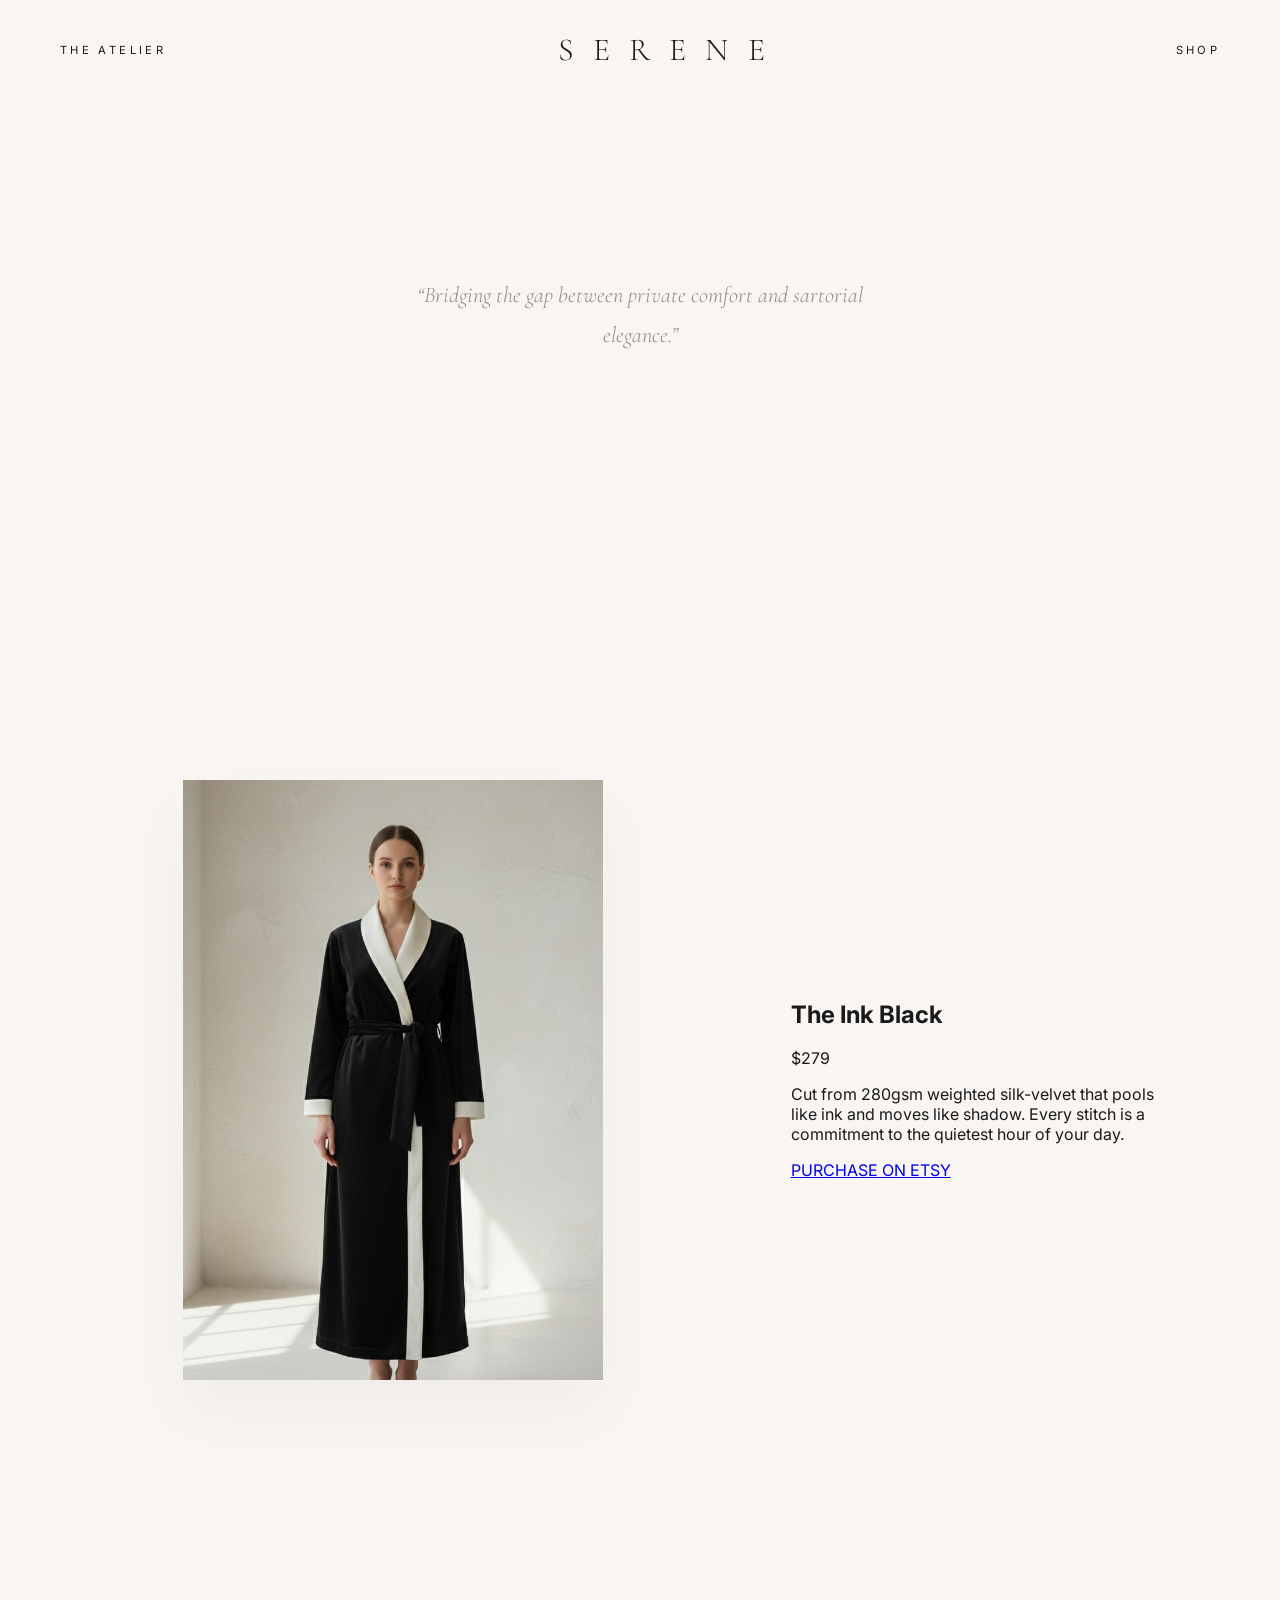
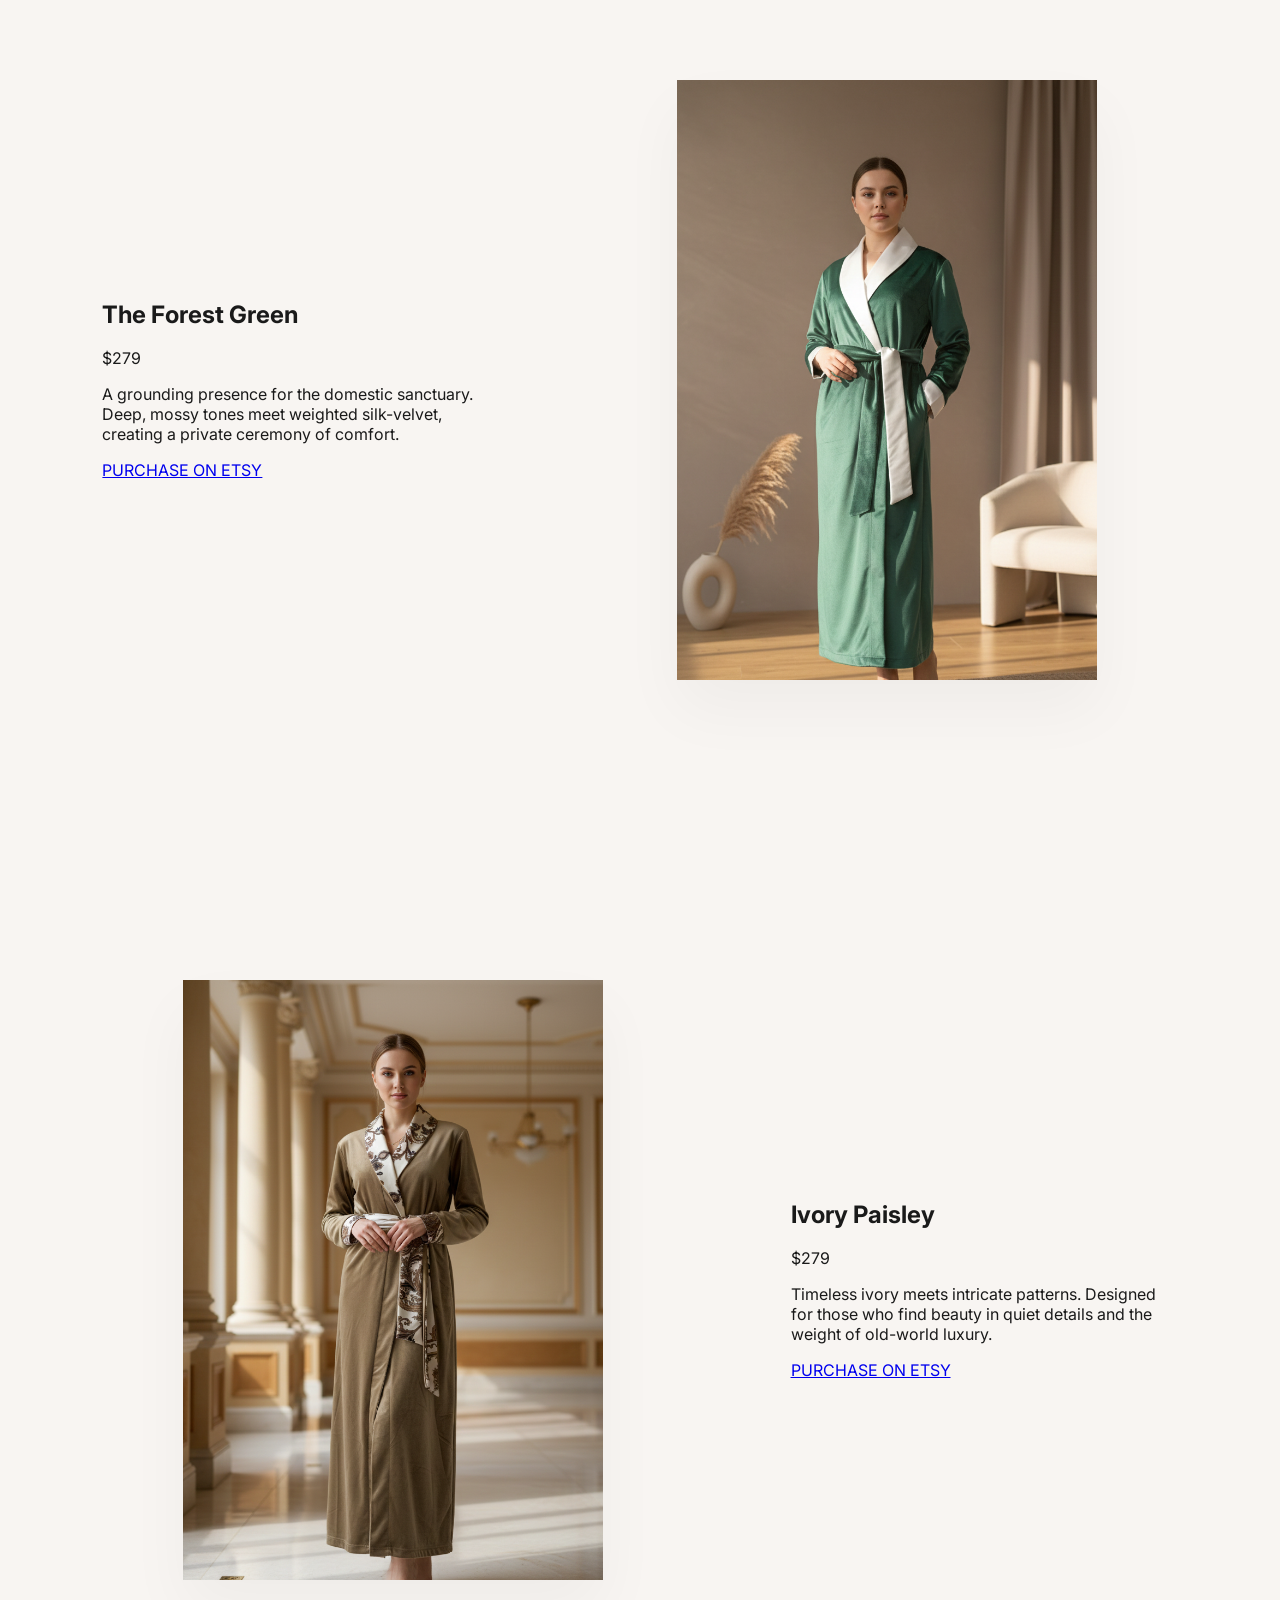
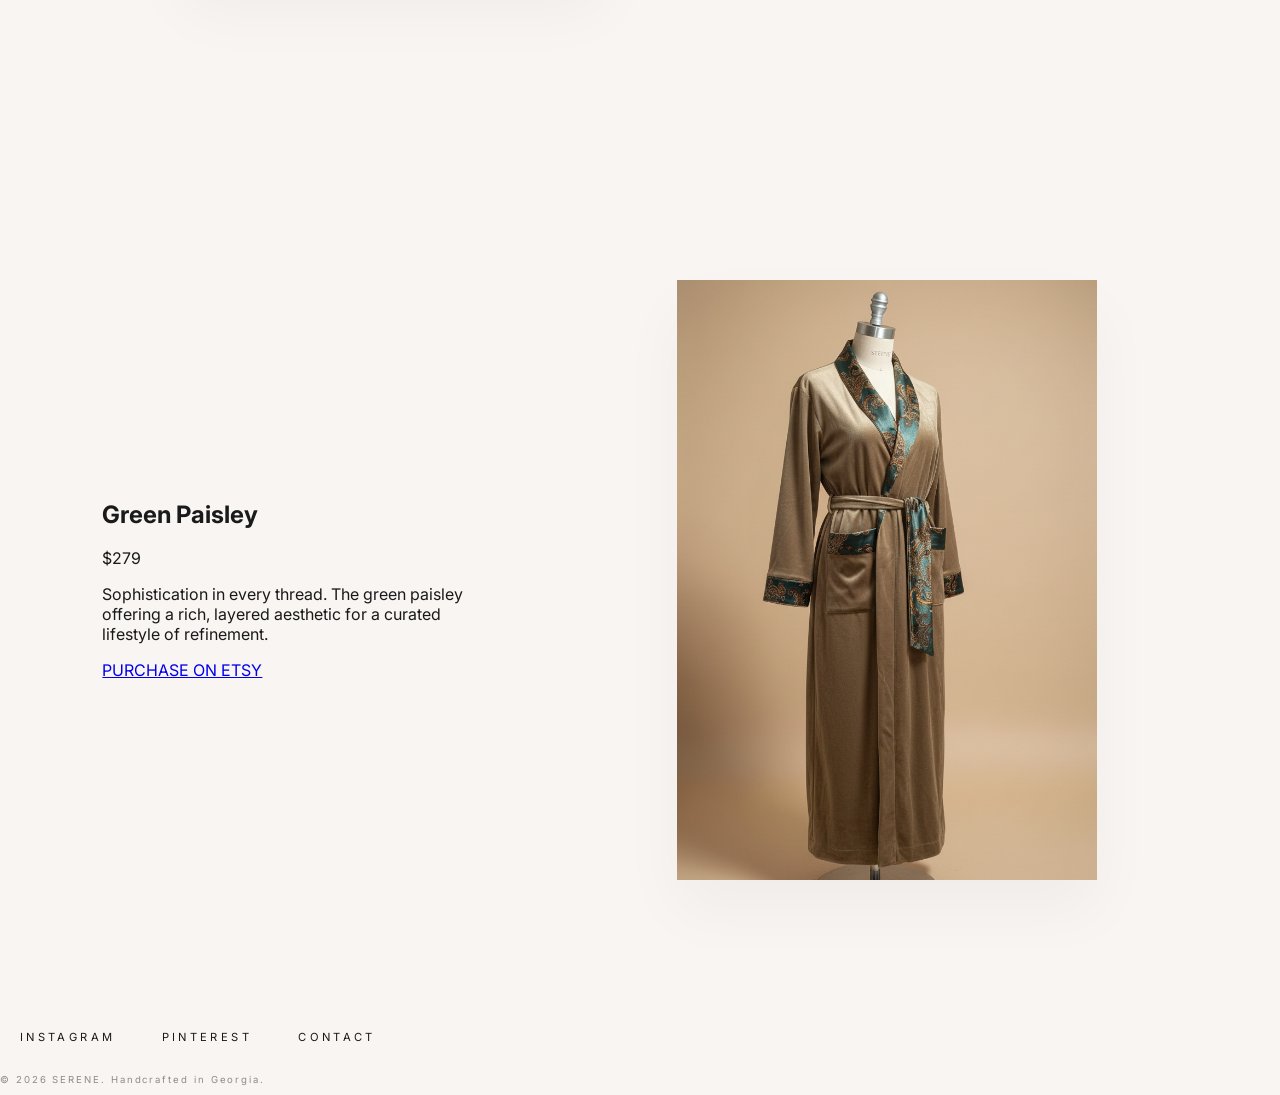
<file: index.html>
<!DOCTYPE html>
<html lang="en">
<head>
    <meta charset="UTF-8">
    <meta name="viewport" content="width=device-width, initial-scale=1.0">
    <title>SERENE | Private Ritual</title>
    <link rel="stylesheet" href="style.css">
</head>
<body>

    <nav>
        <a href="#" class="nav-link">The Atelier</a>
        <div class="brand-name">SERENE</div>
        <a href="https://www.etsy.com/shop/SereneGeorgia" class="nav-link">Shop</a>
    </nav>

    <header>
        <h1>“Bridging the gap between private comfort and sartorial elegance.”</h1>
    </header>

    <section class="product-section">
        <div class="gallery-side">
            <img src="Model-1.1.png" class="main-img">
            <img src="Model-1.2.png" class="extra-img img-2">
            <img src="Model-1.3.png" class="extra-img img-3">
        </div>
        <div class="info-side">
            <h2 class="product-title">The Ink Black</h2>
            <p class="price-tag">$279</p>
            <p class="product-desc">Cut from 280gsm weighted silk-velvet that pools like ink and moves like shadow. Every stitch is a commitment to the quietest hour of your day.</p>
            <a href="https://www.etsy.com/shop/SereneGeorgia" class="etsy-link">PURCHASE ON ETSY</a>
        </div>
    </section>

    <section class="product-section">
        <div class="gallery-side">
            <img src="Model-2.1.png" class="main-img">
            <img src="Model-2.2.png" class="extra-img img-2">
            <img src="Model-2.3.png" class="extra-img img-3">
        </div>
        <div class="info-side">
            <h2 class="product-title">The Forest Green</h2>
            <p class="price-tag">$279</p>
            <p class="product-desc">A grounding presence for the domestic sanctuary. Deep, mossy tones meet weighted silk-velvet, creating a private ceremony of comfort.</p>
            <a href="https://www.etsy.com/shop/SereneGeorgia" class="etsy-link">PURCHASE ON ETSY</a>
        </div>
    </section>

    <section class="product-section">
        <div class="gallery-side">
            <img src="Model-3.1.png" class="main-img">
            <img src="Model-3.2.png" class="extra-img img-2">
            <img src="Model-3.3.png" class="extra-img img-3">
        </div>
        <div class="info-side">
            <h2 class="product-title">Ivory Paisley</h2>
            <p class="price-tag">$279</p>
            <p class="product-desc">Timeless ivory meets intricate patterns. Designed for those who find beauty in quiet details and the weight of old-world luxury.</p>
            <a href="https://www.etsy.com/shop/SereneGeorgia" class="etsy-link">PURCHASE ON ETSY</a>
        </div>
    </section>

    <section class="product-section">
        <div class="gallery-side">
            <img src="Model-4.1.png" class="main-img">
            <img src="Model-4.2.png" class="extra-img img-2">
            <img src="Model-4.3.png" class="extra-img img-3">
        </div>
        <div class="info-side">
            <h2 class="product-title">Green Paisley</h2>
            <p class="price-tag">$279</p>
            <p class="product-desc">Sophistication in every thread. The green paisley offering a rich, layered aesthetic for a curated lifestyle of refinement.</p>
            <a href="https://www.etsy.com/shop/SereneGeorgia" class="etsy-link">PURCHASE ON ETSY</a>
        </div>
    </section>

    <footer>
        <div style="margin-bottom: 30px; letter-spacing: 0.3em; font-size: 0.7rem;">
            <a href="https://www.instagram.com/serene.madeingeorgia/" style="text-decoration: none; color: inherit; margin: 0 20px;">INSTAGRAM</a>
            <a href="https://www.pinterest.com/serenemadeingeorgia/" style="text-decoration: none; color: inherit; margin: 0 20px;">PINTEREST</a>
            <a href="mailto:Info@serene-shop.com" style="text-decoration: none; color: inherit; margin: 0 20px;">CONTACT</a>
        </div>
        <p style="font-size: 0.6rem; color: var(--text-muted); letter-spacing: 0.2em;">© 2026 SERENE. Handcrafted in Georgia.</p>
    </footer>

</body>
</html>
</file>
<file: style.css>
@import url('https://fonts.googleapis.com/css2?family=Cormorant+Garamond:ital,wght@0,300;0,400;1,300&family=Inter:wght@200;300&display=swap');

:root {
    --bg-color: #f8f5f2;
    --text-main: #1a1a1a;
    --text-muted: #8c8c8c;
    --soft-border: rgba(0,0,0,0.06);
}

html { scroll-behavior: smooth; }
body { margin: 0; background-color: var(--bg-color); color: var(--text-main); font-family: 'Inter', sans-serif; overflow-x: hidden; }

/* Premium Navigation */
nav {
    position: fixed; top: 0; width: 100%; box-sizing: border-box;
    padding: 30px 60px; display: flex; justify-content: space-between; align-items: center;
    background: rgba(248, 245, 242, 0.9); backdrop-filter: blur(15px); z-index: 1000;
}

.brand-name { font-family: 'Cormorant Garamond', serif; font-size: 2rem; letter-spacing: 0.6em; font-weight: 300; }
.nav-link { text-decoration: none; color: var(--text-main); font-size: 0.7rem; letter-spacing: 0.3em; text-transform: uppercase; }

/* Hero Section */
header {
    height: 70vh; display: flex; justify-content: center; align-items: center; text-align: center;
}
header h1 {
    font-family: 'Cormorant Garamond', serif; font-size: 1.4rem; font-weight: 300; 
    font-style: italic; color: var(--text-muted); max-width: 500px; line-height: 1.8;
}

/* Luxury Product Section */
.product-section {
    display: flex; min-height: 100vh; align-items: center; padding: 0 8%; gap: 10%;
}

/* ფოტოების "სარკისებური" განლაგება */
.product-section:nth-child(even) { flex-direction: row-reverse; }

.gallery-side {
    flex: 1.2; position: relative; height: 750px;
    display: flex; justify-content: center; align-items: center;
}

.info-side { flex: 0.8; }

.main-img {
    width: 420px; height: 600px; object-fit: cover; z-index: 5;
    transition: all 1s cubic-bezier(0.2, 1, 0.3, 1);
    box-shadow: 0 30px 60px rgba(0,0,0,0.04);
}

.extra-img {
    position: absolute; width: 220px; height: 320px; object-fit: cover;
    opacity: 0
</file>
